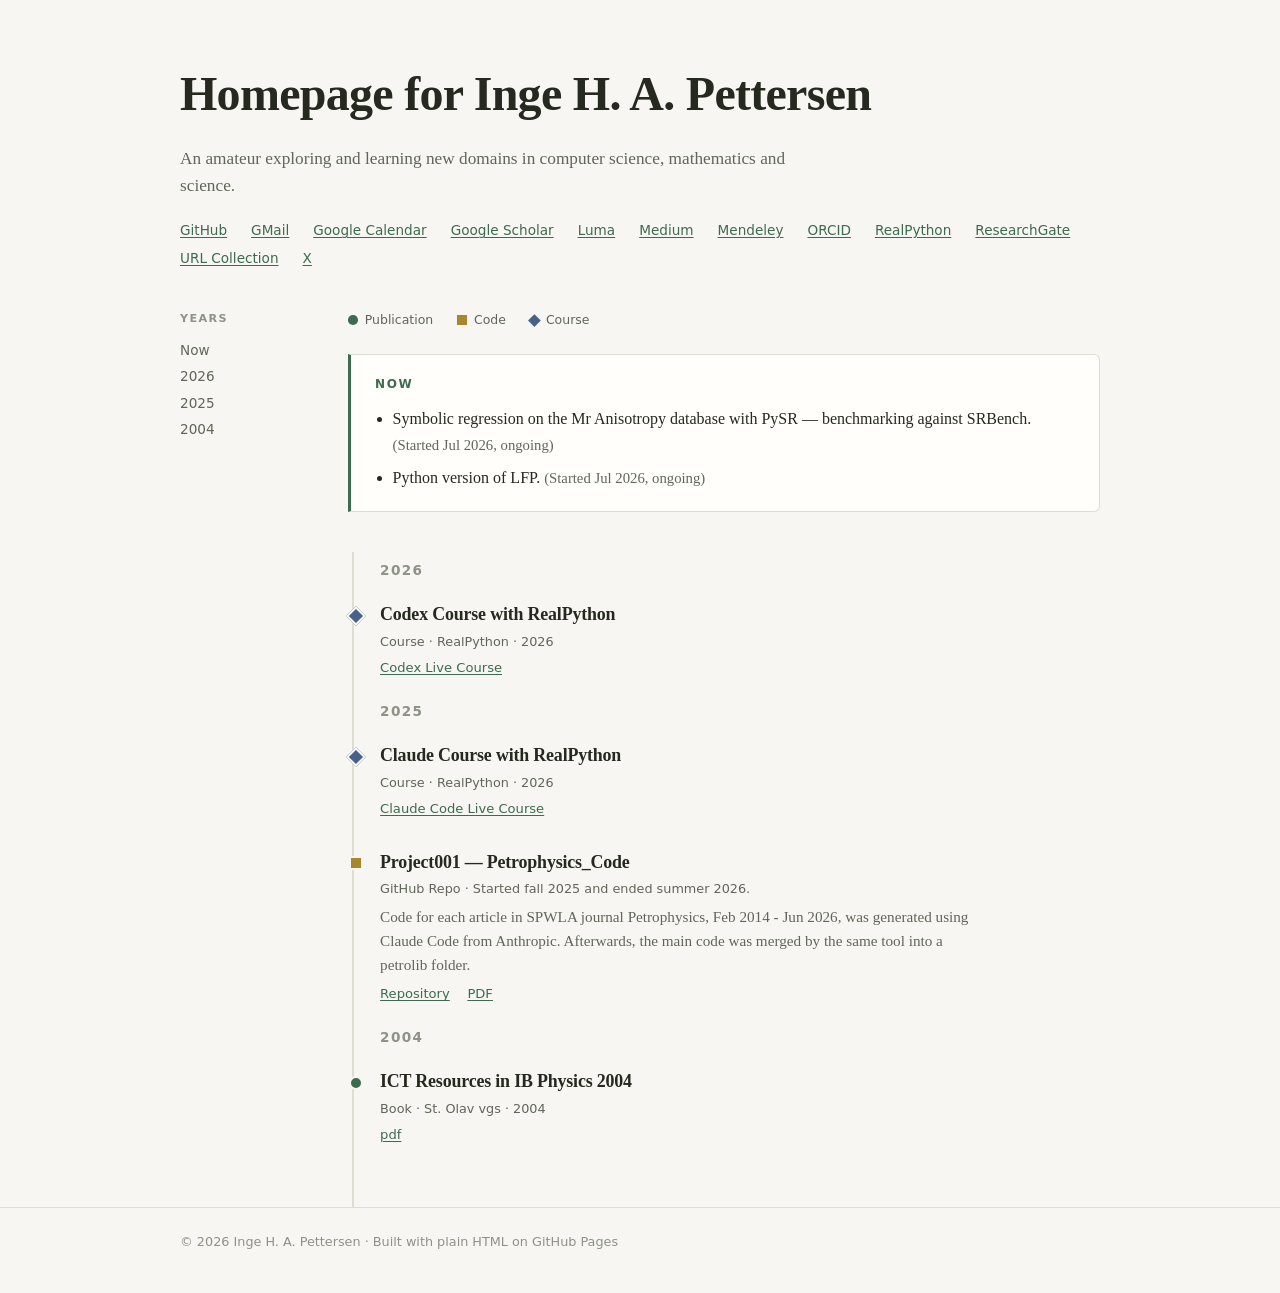
<file: index.html>
<!doctype html>
<html lang="en">
<head>
<meta charset="utf-8">
<meta name="viewport" content="width=device-width, initial-scale=1">
<title>Homepage of Inge H A Pettersen</title>
<meta name="description" content="Inge H. A. Pettersen — interpretable machine learning for materials: symbolic regression, magnetic anisotropy, and open-source research tooling.">
<link rel="stylesheet" href="assets/katex/katex.min.css">
<script defer src="assets/katex/katex.min.js"></script>
<script defer src="assets/katex/contrib/auto-render.min.js"
  onload="renderMathInElement(document.body, {delimiters: [
    {left: '$$', right: '$$', display: true},
    {left: '\\(', right: '\\)', display: false} 
  ]});"></script>
<style>
  :root {
    --bg: #f7f6f2;
    --surface: #fffefb;
    --ink: #26291f;
    --muted: #61665a;
    --faint: #8e9287;
    --line: #ddddd2;
    --accent: #3d6b4f;
    --accent-soft: #e3ecdf;
    --paper-dot: #3d6b4f;
    --soft-dot: #a8862c;
    --course-dot: #46628a;
    --serif: "Iowan Old Style", "Palatino Linotype", Palatino, "Book Antiqua", Georgia, serif;
    --sans: system-ui, -apple-system, "Segoe UI", Roboto, sans-serif;
    --mono: ui-monospace, "SF Mono", Menlo, Consolas, monospace;
  }
  @media (prefers-color-scheme: dark) {
    :root {
      --bg: #191b16;
      --surface: #21241d;
      --ink: #e8e8de;
      --muted: #a6aa9c;
      --faint: #7b7f72;
      --line: #35392f;
      --accent: #8fbf9f;
      --accent-soft: #26372c;
      --paper-dot: #8fbf9f;
      --soft-dot: #d4b25e;
      --course-dot: #8fa9c4;
    }
  }
  :root[data-theme="dark"] {
    --bg: #191b16;
    --surface: #21241d;
    --ink: #e8e8de;
    --muted: #a6aa9c;
    --faint: #7b7f72;
    --line: #35392f;
    --accent: #8fbf9f;
    --accent-soft: #26372c;
    --paper-dot: #8fbf9f;
    --soft-dot: #d4b25e;
    --course-dot: #8fa9c4;
  }
  :root[data-theme="light"] {
    --bg: #f7f6f2;
    --surface: #fffefb;
    --ink: #26291f;
    --muted: #61665a;
    --faint: #8e9287;
    --line: #ddddd2;
    --accent: #3d6b4f;
    --accent-soft: #e3ecdf;
    --paper-dot: #3d6b4f;
    --soft-dot: #a8862c;
    --course-dot: #46628a;
  }

  * { box-sizing: border-box; }
  html, body { margin: 0; padding: 0; }
  html { scroll-behavior: smooth; }
  @media (prefers-reduced-motion: reduce) { html { scroll-behavior: auto; } }
  body {
    background: var(--bg); color: var(--ink);
    font-family: var(--serif); line-height: 1.6;
    -webkit-font-smoothing: antialiased;
  }
  a { color: var(--accent); text-decoration-thickness: 1px; text-underline-offset: 2px; }
  a:focus-visible { outline: 2px solid var(--accent); outline-offset: 2px; }

  .wrap { max-width: 60rem; margin: 0 auto; padding: 0 1.25rem; }

  header.site { padding: 3.5rem 0 2.5rem; }
  header.site h1 {
    font-size: clamp(2.1rem, 5vw, 3rem); font-weight: 600;
    letter-spacing: -0.015em; margin: 0 0 0.75rem; text-wrap: balance;
  }
  .bio { font-size: 1.08rem; color: var(--muted); max-width: 40rem; margin: 0; }
  .idlinks {
    display: flex; flex-wrap: wrap; gap: 0.4rem 1.5rem;
    margin-top: 1.25rem; font-family: var(--sans); font-size: 0.85rem;
  }

  .layout { display: grid; grid-template-columns: 8rem 1fr; gap: 2.5rem; }
  @media (max-width: 44rem) { .layout { grid-template-columns: 1fr; gap: 0; } .yearnav { display: none; } }

  .yearnav { position: sticky; top: 1.5rem; align-self: start; padding-bottom: 3rem; }
  .yearnav p {
    font-family: var(--sans); font-size: 0.7rem; font-weight: 600;
    text-transform: uppercase; letter-spacing: 0.12em; color: var(--faint); margin: 0 0 0.6rem;
  }
  .yearnav a {
    display: block; font-family: var(--sans); font-size: 0.85rem;
    color: var(--muted); text-decoration: none; padding: 0.15rem 0;
    font-variant-numeric: tabular-nums;
  }
  .yearnav a:hover { color: var(--accent); }

  .legend {
    display: flex; gap: 1.5rem; font-family: var(--sans); font-size: 0.78rem;
    color: var(--muted); margin-bottom: 1.5rem;
  }
  .legend span { display: inline-flex; align-items: center; gap: 0.45rem; }
  .dot { width: 0.6rem; height: 0.6rem; border-radius: 50%; background: var(--paper-dot); display: inline-block; }
  .sq { width: 0.6rem; height: 0.6rem; background: var(--soft-dot); display: inline-block; }
  .di { width: 0.55rem; height: 0.55rem; background: var(--course-dot); display: inline-block; transform: rotate(45deg); }

  .now {
    background: var(--surface); border: 1px solid var(--line);
    border-left: 3px solid var(--accent); border-radius: 0 6px 6px 0;
    padding: 1.25rem 1.5rem; margin-bottom: 2.5rem;
  }
  .now h2 {
    font-family: var(--sans); font-size: 0.75rem; font-weight: 700;
    text-transform: uppercase; letter-spacing: 0.14em; color: var(--accent); margin: 0 0 0.75rem;
  }
  .now ul { margin: 0; padding-left: 1.1rem; }
  .now li { margin-bottom: 0.5rem; }
  .now li:last-child { margin-bottom: 0; }
  .now .note { color: var(--muted); font-size: 0.92rem; }

  .stream { border-left: 2px solid var(--line); margin-left: 0.28rem; padding-bottom: 3rem; }
  .yearblock { padding-top: 0.5rem; }
  .yearblock h2 {
    font-family: var(--sans); font-size: 0.85rem; font-weight: 700;
    letter-spacing: 0.1em; color: var(--faint); margin: 0 0 0.25rem;
    padding-left: 1.6rem; position: relative; font-variant-numeric: tabular-nums;
  }
  .entry { position: relative; padding: 0.9rem 0 0.9rem 1.6rem; }
  .entry::before {
    content: ""; position: absolute; left: -0.32rem; top: 1.45rem;
    width: 0.62rem; height: 0.62rem; background: var(--paper-dot);
    border-radius: 50%; border: 2px solid var(--bg);
  }
  .entry.software::before { border-radius: 0; background: var(--soft-dot); }
  .entry.course::before { border-radius: 0; background: var(--course-dot); transform: rotate(45deg); }
  .entry h3 { margin: 0 0 0.2rem; font-size: 1.12rem; font-weight: 600; letter-spacing: -0.01em; text-wrap: balance; }
  .entry .venue { font-family: var(--sans); font-size: 0.8rem; color: var(--muted); margin: 0 0 0.3rem; }
  .entry p.desc { margin: 0 0 0.35rem; color: var(--muted); font-size: 0.95rem; max-width: 38rem; }
  .entry .links { font-family: var(--sans); font-size: 0.82rem; display: flex; gap: 1.1rem; }
  .entry .formula { margin: 0.15rem 0 0.5rem; max-width: 38rem; overflow-x: auto; }
  .entry .formula .katex-display { margin: 0.4rem 0; }
  .entry code { font-family: var(--mono); font-size: 0.85em; }
  .entry .media { margin: 0.5rem 0 0.6rem; }
  .entry .media img {
    display: block; max-width: 100%; height: auto;
    border: 1px solid var(--line); border-radius: 6px; background: #f7f6f2;
  }

  footer.site {
    border-top: 1px solid var(--line); padding: 1.5rem 0 2.5rem;
    color: var(--faint); font-family: var(--sans); font-size: 0.8rem;
  }
</style>
</head>
<body>
<header class="site">
  <div class="wrap">
    <h1>Homepage for Inge H. A. Pettersen</h1>
    <p class="bio">An amateur exploring and learning new domains in computer science, mathematics and science.</p>
    <nav class="idlinks" aria-label="Profiles">
      <a href="https://github.com/ingehap">GitHub</a>
      <a href="mailto:ingehap@gmail.com">GMail</a>
      <a href="https://calendar.google.com/calendar/u/0/r">Google Calendar</a>
      <a href="https://scholar.google.com/citations?user=vgIisvYAAAAJ">Google Scholar</a>
      <a href="https://luma.com/home">Luma</a>
      <a href="https://medium.com/@ingehap_91675">Medium</a>
      <a href="https://www.mendeley.com/reference-manager/library/all-references/">Mendeley</a>
      <a href="https://orcid.org/0000-0003-1233-5521">ORCID</a>
      <a href="https://realpython.com/account/">RealPython</a>
      <a href="https://www.researchgate.net/profile/Inge-Pettersen">ResearchGate</a>
      <a href="https://ingehap.github.io/urls.html">URL Collection</a>
      <a href="https://x.com/home">X</a>
    </nav>
  </div>
</header>

<div class="wrap layout">
  <nav class="yearnav" aria-label="Jump to year">
    <p>Years</p>
    <a href="#now">Now</a>
    <a href="#y2026">2026</a>
    <a href="#y2025">2025</a>
    <a href="#y2004">2004</a>
  </nav>

  <main>
    <div class="legend" aria-hidden="true">
      <span><span class="dot"></span> Publication</span>
      <span><span class="sq"></span> Code</span>
      <span><span class="di"></span> Course</span>
    </div>

    <section class="now" id="now" aria-labelledby="now-h">
      <h2 id="now-h">Now</h2>
      <ul>
        <li>Symbolic regression on the Mr&nbsp;Anisotropy database with PySR — benchmarking against SRBench. <span class="note">(Started Jul 2026, ongoing)</span></li>
        <li>Python version of LFP. <span class="note">(Started Jul 2026, ongoing)</span></li>
      </ul>
    </section>

    <div class="stream">
      
      <section class="yearblock" id="y2026" aria-label="2026">
        <h2>2026</h2>
        <article class="entry course">
          <h3>Codex Course with RealPython</h3>
          <p class="venue">Course · RealPython · 2026</p>
          <div class="links"><a href="https://realpython.com/courses/codex-live-course/">Codex Live Course</a></div>
        </article>
      </section>

      <section class="yearblock" id="y2025" aria-label="2025">
        <h2>2025</h2>
        <article class="entry course">
          <h3>Claude Course with RealPython</h3>
          <p class="venue">Course · RealPython · 2026</p>
          <div class="links"><a href="https://realpython.com/courses/claude-code-live-course/">Claude Code Live Course</a></div>
        </article>
        <article class="entry software">
          <h3>Project001 — Petrophysics_Code</h3>
          <p class="venue">GitHub Repo · Started fall 2025 and ended summer 2026.</p>
          <p class="desc">Code for each article in SPWLA journal Petrophysics, Feb 2014 - Jun 2026, was generated using Claude Code from Anthropic. Afterwards, the main code was merged by the same tool into a petrolib folder.</p>
          <div class="links"><a href="https://github.com/ingehap/Petrophysics_Code">Repository</a><a href="https://github.com/ingehap/Petrophysics_Code/blob/main/doc/Petrophysics_Handbook.pdf">PDF</a></div>
        </article>
      </section>

      <section class="yearblock" id="y2004" aria-label="2004">
        <h2>2004</h2>
        <article class="entry publication">
          <h3>ICT Resources in IB Physics 2004</h3>
          <p class="venue">Book · St. Olav vgs · 2004</p>
          <div class="links"><a href="https://github.com/ingehap/ingehap.github.io/blob/main/books/ICT%20Resources%20in%20IB%20Physics%202004.pdf">pdf</a></div>
        </article>
      </section>
      
    </div>
  </main>
</div>

<footer class="site">
  <div class="wrap">© 2026 Inge H. A. Pettersen · Built with plain HTML on GitHub Pages</div>
</footer>
</body>
</html>
</file>
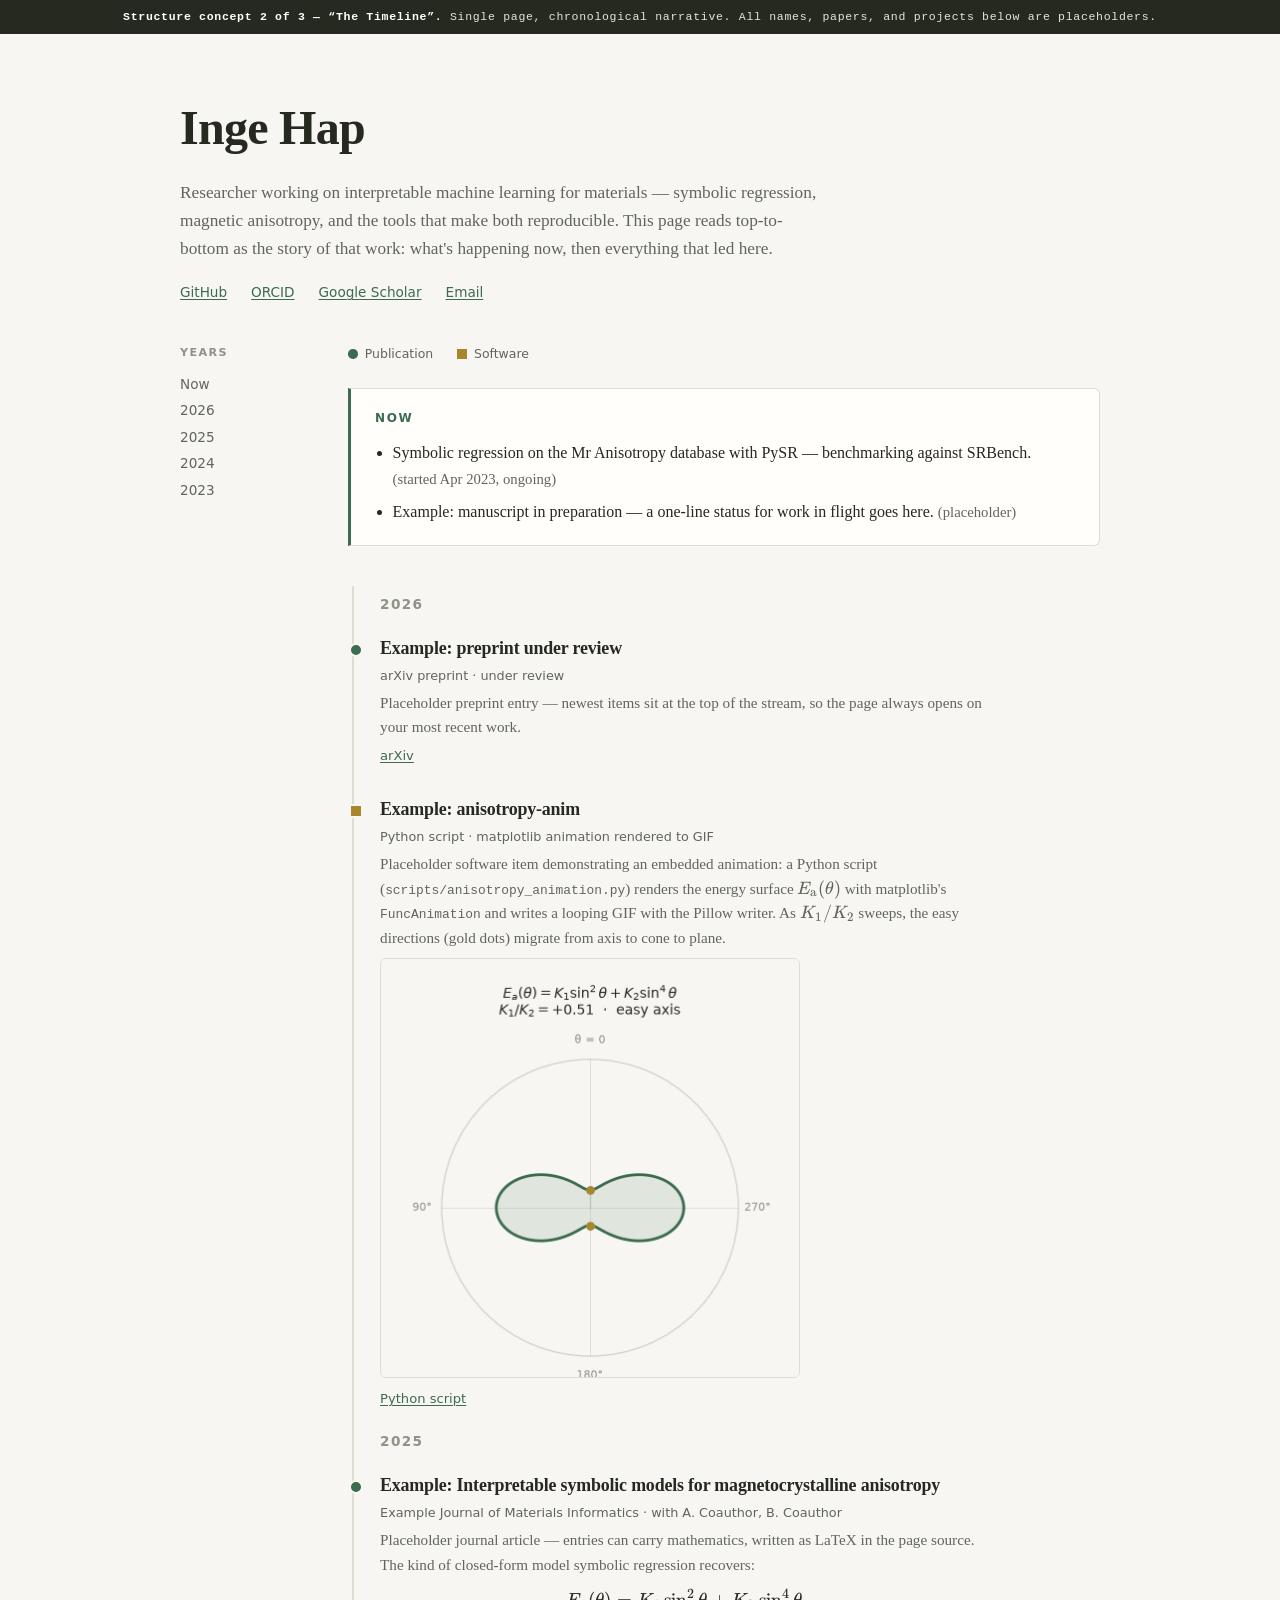
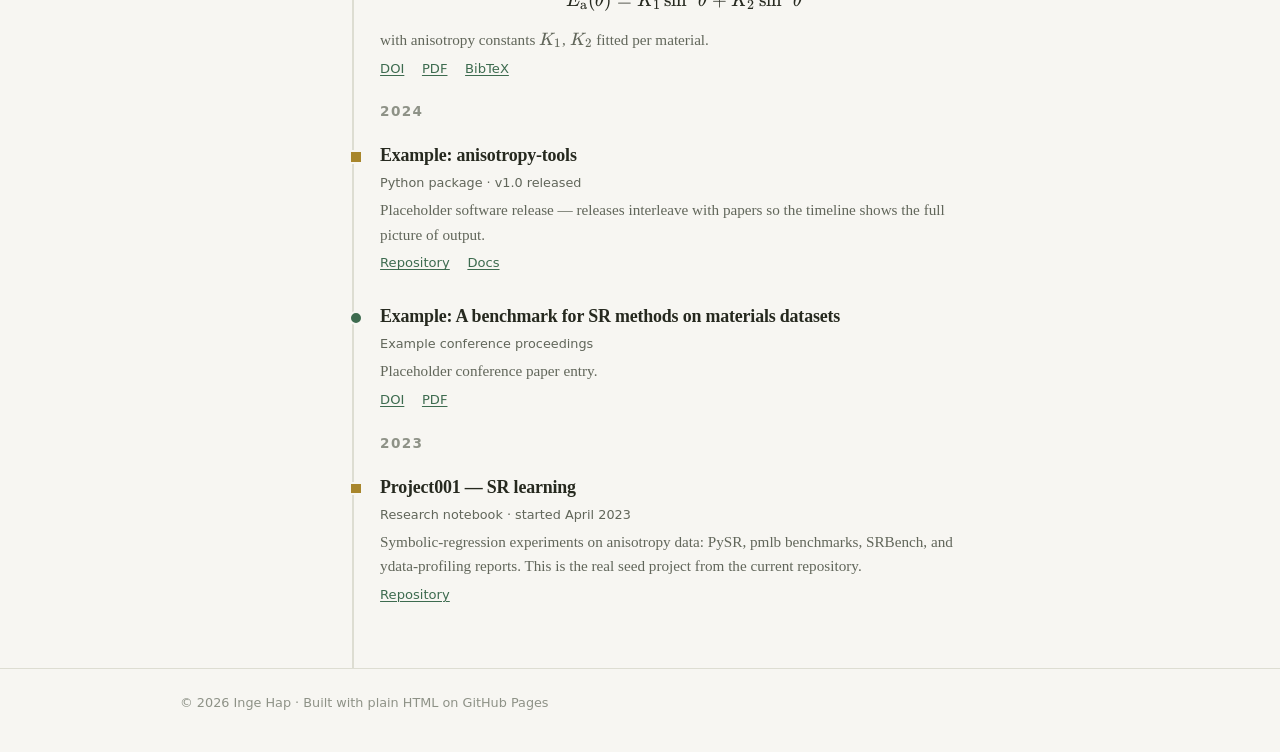
<file: concepts/structure-2-timeline/index.html>
<!doctype html>
<html lang="en">
<head>
<meta charset="utf-8">
<meta name="viewport" content="width=device-width, initial-scale=1">
<title>Concept 2 · The Timeline</title>
<link rel="stylesheet" href="../../assets/katex/katex.min.css">
<script defer src="../../assets/katex/katex.min.js"></script>
<script defer src="../../assets/katex/contrib/auto-render.min.js"
  onload="renderMathInElement(document.body, {delimiters: [
    {left: '$$', right: '$$', display: true},
    {left: '\\(', right: '\\)', display: false}
  ]});"></script>
<style>
  :root {
    --bg: #f7f6f2;
    --surface: #fffefb;
    --ink: #26291f;
    --muted: #61665a;
    --faint: #8e9287;
    --line: #ddddd2;
    --accent: #3d6b4f;
    --accent-soft: #e3ecdf;
    --paper-dot: #3d6b4f;
    --soft-dot: #a8862c;
    --notice-bg: #26291f;
    --notice-ink: #e6e6dc;
    --serif: "Iowan Old Style", "Palatino Linotype", Palatino, "Book Antiqua", Georgia, serif;
    --sans: system-ui, -apple-system, "Segoe UI", Roboto, sans-serif;
    --mono: ui-monospace, "SF Mono", Menlo, Consolas, monospace;
  }
  @media (prefers-color-scheme: dark) {
    :root {
      --bg: #191b16;
      --surface: #21241d;
      --ink: #e8e8de;
      --muted: #a6aa9c;
      --faint: #7b7f72;
      --line: #35392f;
      --accent: #8fbf9f;
      --accent-soft: #26372c;
      --paper-dot: #8fbf9f;
      --soft-dot: #d4b25e;
      --notice-bg: #0f110d;
      --notice-ink: #b9bcae;
    }
  }
  :root[data-theme="dark"] {
    --bg: #191b16;
    --surface: #21241d;
    --ink: #e8e8de;
    --muted: #a6aa9c;
    --faint: #7b7f72;
    --line: #35392f;
    --accent: #8fbf9f;
    --accent-soft: #26372c;
    --paper-dot: #8fbf9f;
    --soft-dot: #d4b25e;
    --notice-bg: #0f110d;
    --notice-ink: #b9bcae;
  }
  :root[data-theme="light"] {
    --bg: #f7f6f2;
    --surface: #fffefb;
    --ink: #26291f;
    --muted: #61665a;
    --faint: #8e9287;
    --line: #ddddd2;
    --accent: #3d6b4f;
    --accent-soft: #e3ecdf;
    --paper-dot: #3d6b4f;
    --soft-dot: #a8862c;
    --notice-bg: #26291f;
    --notice-ink: #e6e6dc;
  }

  * { box-sizing: border-box; }
  html, body { margin: 0; padding: 0; }
  html { scroll-behavior: smooth; }
  @media (prefers-reduced-motion: reduce) { html { scroll-behavior: auto; } }
  body {
    background: var(--bg); color: var(--ink);
    font-family: var(--serif); line-height: 1.6;
    -webkit-font-smoothing: antialiased;
  }
  a { color: var(--accent); text-decoration-thickness: 1px; text-underline-offset: 2px; }
  a:focus-visible { outline: 2px solid var(--accent); outline-offset: 2px; }

  .notice {
    background: var(--notice-bg); color: var(--notice-ink);
    font-family: var(--mono); font-size: 0.72rem; letter-spacing: 0.06em;
    text-align: center; padding: 0.5rem 1rem;
  }
  .notice strong { color: #fff; font-weight: 600; }

  .wrap { max-width: 60rem; margin: 0 auto; padding: 0 1.25rem; }

  header.site { padding: 3.5rem 0 2.5rem; }
  header.site h1 {
    font-size: clamp(2.1rem, 5vw, 3rem); font-weight: 600;
    letter-spacing: -0.015em; margin: 0 0 0.75rem; text-wrap: balance;
  }
  .bio { font-size: 1.08rem; color: var(--muted); max-width: 40rem; margin: 0; }
  .idlinks {
    display: flex; flex-wrap: wrap; gap: 0.4rem 1.5rem;
    margin-top: 1.25rem; font-family: var(--sans); font-size: 0.85rem;
  }

  .layout { display: grid; grid-template-columns: 8rem 1fr; gap: 2.5rem; }
  @media (max-width: 44rem) { .layout { grid-template-columns: 1fr; gap: 0; } .yearnav { display: none; } }

  .yearnav { position: sticky; top: 1.5rem; align-self: start; padding-bottom: 3rem; }
  .yearnav p {
    font-family: var(--sans); font-size: 0.7rem; font-weight: 600;
    text-transform: uppercase; letter-spacing: 0.12em; color: var(--faint); margin: 0 0 0.6rem;
  }
  .yearnav a {
    display: block; font-family: var(--sans); font-size: 0.85rem;
    color: var(--muted); text-decoration: none; padding: 0.15rem 0;
    font-variant-numeric: tabular-nums;
  }
  .yearnav a:hover { color: var(--accent); }

  .legend {
    display: flex; gap: 1.5rem; font-family: var(--sans); font-size: 0.78rem;
    color: var(--muted); margin-bottom: 1.5rem;
  }
  .legend span { display: inline-flex; align-items: center; gap: 0.45rem; }
  .dot { width: 0.6rem; height: 0.6rem; border-radius: 50%; background: var(--paper-dot); display: inline-block; }
  .sq { width: 0.6rem; height: 0.6rem; background: var(--soft-dot); display: inline-block; }

  .now {
    background: var(--surface); border: 1px solid var(--line);
    border-left: 3px solid var(--accent); border-radius: 0 6px 6px 0;
    padding: 1.25rem 1.5rem; margin-bottom: 2.5rem;
  }
  .now h2 {
    font-family: var(--sans); font-size: 0.75rem; font-weight: 700;
    text-transform: uppercase; letter-spacing: 0.14em; color: var(--accent); margin: 0 0 0.75rem;
  }
  .now ul { margin: 0; padding-left: 1.1rem; }
  .now li { margin-bottom: 0.5rem; }
  .now li:last-child { margin-bottom: 0; }
  .now .note { color: var(--muted); font-size: 0.92rem; }

  .stream { border-left: 2px solid var(--line); margin-left: 0.28rem; padding-bottom: 3rem; }
  .yearblock { padding-top: 0.5rem; }
  .yearblock h2 {
    font-family: var(--sans); font-size: 0.85rem; font-weight: 700;
    letter-spacing: 0.1em; color: var(--faint); margin: 0 0 0.25rem;
    padding-left: 1.6rem; position: relative; font-variant-numeric: tabular-nums;
  }
  .entry { position: relative; padding: 0.9rem 0 0.9rem 1.6rem; }
  .entry::before {
    content: ""; position: absolute; left: -0.32rem; top: 1.45rem;
    width: 0.62rem; height: 0.62rem; background: var(--paper-dot);
    border-radius: 50%; border: 2px solid var(--bg);
  }
  .entry.software::before { border-radius: 0; background: var(--soft-dot); }
  .entry h3 { margin: 0 0 0.2rem; font-size: 1.12rem; font-weight: 600; letter-spacing: -0.01em; text-wrap: balance; }
  .entry .venue { font-family: var(--sans); font-size: 0.8rem; color: var(--muted); margin: 0 0 0.3rem; }
  .entry p.desc { margin: 0 0 0.35rem; color: var(--muted); font-size: 0.95rem; max-width: 38rem; }
  .entry .links { font-family: var(--sans); font-size: 0.82rem; display: flex; gap: 1.1rem; }
  .entry .formula { margin: 0.15rem 0 0.5rem; max-width: 38rem; overflow-x: auto; }
  .entry .formula .katex-display { margin: 0.4rem 0; }
  .entry code { font-family: var(--mono); font-size: 0.85em; }
  .entry .media { margin: 0.5rem 0 0.6rem; }
  .entry .media img {
    display: block; max-width: 100%; height: auto;
    border: 1px solid var(--line); border-radius: 6px; background: #f7f6f2;
  }

  footer.site {
    border-top: 1px solid var(--line); padding: 1.5rem 0 2.5rem;
    color: var(--faint); font-family: var(--sans); font-size: 0.8rem;
  }
</style>
</head>
<body>
<div class="notice"><strong>Structure concept 2 of 3 — “The Timeline”.</strong> Single page, chronological narrative. All names, papers, and projects below are placeholders.</div>

<header class="site">
  <div class="wrap">
    <h1>Inge Hap</h1>
    <p class="bio">Researcher working on interpretable machine learning for materials — symbolic regression, magnetic anisotropy, and the tools that make both reproducible. This page reads top-to-bottom as the story of that work: what's happening now, then everything that led here.</p>
    <nav class="idlinks" aria-label="Profiles">
      <a href="https://github.com/ingehap">GitHub</a>
      <a href="#">ORCID</a>
      <a href="#">Google Scholar</a>
      <a href="mailto:ingehap@gmail.com">Email</a>
    </nav>
  </div>
</header>

<div class="wrap layout">
  <nav class="yearnav" aria-label="Jump to year">
    <p>Years</p>
    <a href="#now">Now</a>
    <a href="#y2026">2026</a>
    <a href="#y2025">2025</a>
    <a href="#y2024">2024</a>
    <a href="#y2023">2023</a>
  </nav>

  <main>
    <div class="legend" aria-hidden="true">
      <span><span class="dot"></span> Publication</span>
      <span><span class="sq"></span> Software</span>
    </div>

    <section class="now" id="now" aria-labelledby="now-h">
      <h2 id="now-h">Now</h2>
      <ul>
        <li>Symbolic regression on the Mr&nbsp;Anisotropy database with PySR — benchmarking against SRBench. <span class="note">(started Apr 2023, ongoing)</span></li>
        <li>Example: manuscript in preparation — a one-line status for work in flight goes here. <span class="note">(placeholder)</span></li>
      </ul>
    </section>

    <div class="stream">
      <section class="yearblock" id="y2026" aria-label="2026">
        <h2>2026</h2>
        <article class="entry paper">
          <h3>Example: preprint under review</h3>
          <p class="venue">arXiv preprint · under review</p>
          <p class="desc">Placeholder preprint entry — newest items sit at the top of the stream, so the page always opens on your most recent work.</p>
          <div class="links"><a href="#">arXiv</a></div>
        </article>
        <article class="entry software">
          <h3>Example: anisotropy-anim</h3>
          <p class="venue">Python script · matplotlib animation rendered to GIF</p>
          <p class="desc">Placeholder software item demonstrating an embedded animation: a Python script (<code>scripts/anisotropy_animation.py</code>) renders the energy surface \(E_{\mathrm{a}}(\theta)\) with matplotlib's <code>FuncAnimation</code> and writes a looping GIF with the Pillow writer. As \(K_1/K_2\) sweeps, the easy directions (gold dots) migrate from axis to cone to plane.</p>
          <figure class="media">
            <img src="../../assets/anim/anisotropy-energy.gif" width="420" height="420" loading="lazy" alt="Animated polar plot of the uniaxial anisotropy energy surface; gold markers show the easy directions moving between the easy-axis, easy-cone and easy-plane regimes as K1/K2 sweeps">
          </figure>
          <div class="links"><a href="https://github.com/ingehap/ingehap.github.io/blob/main/scripts/anisotropy_animation.py">Python script</a></div>
        </article>
      </section>

      <section class="yearblock" id="y2025" aria-label="2025">
        <h2>2025</h2>
        <article class="entry paper">
          <h3>Example: Interpretable symbolic models for magnetocrystalline anisotropy</h3>
          <p class="venue">Example Journal of Materials Informatics · with A. Coauthor, B. Coauthor</p>
          <p class="desc">Placeholder journal article — entries can carry mathematics, written as LaTeX in the page source. The kind of closed-form model symbolic regression recovers:</p>
          <div class="formula">$$E_{\mathrm{a}}(\theta) = K_1 \sin^2\theta + K_2 \sin^4\theta$$</div>
          <p class="desc">with anisotropy constants \(K_1\), \(K_2\) fitted per material.</p>
          <div class="links"><a href="#">DOI</a><a href="#">PDF</a><a href="#">BibTeX</a></div>
        </article>
      </section>

      <section class="yearblock" id="y2024" aria-label="2024">
        <h2>2024</h2>
        <article class="entry software">
          <h3>Example: anisotropy-tools</h3>
          <p class="venue">Python package · v1.0 released</p>
          <p class="desc">Placeholder software release — releases interleave with papers so the timeline shows the full picture of output.</p>
          <div class="links"><a href="#">Repository</a><a href="#">Docs</a></div>
        </article>
        <article class="entry paper">
          <h3>Example: A benchmark for SR methods on materials datasets</h3>
          <p class="venue">Example conference proceedings</p>
          <p class="desc">Placeholder conference paper entry.</p>
          <div class="links"><a href="#">DOI</a><a href="#">PDF</a></div>
        </article>
      </section>

      <section class="yearblock" id="y2023" aria-label="2023">
        <h2>2023</h2>
        <article class="entry software">
          <h3>Project001 — SR learning</h3>
          <p class="venue">Research notebook · started April 2023</p>
          <p class="desc">Symbolic-regression experiments on anisotropy data: PySR, pmlb benchmarks, SRBench, and ydata-profiling reports. This is the real seed project from the current repository.</p>
          <div class="links"><a href="https://github.com/ingehap/ingehap.github.io">Repository</a></div>
        </article>
      </section>
    </div>
  </main>
</div>

<footer class="site">
  <div class="wrap">© 2026 Inge Hap · Built with plain HTML on GitHub Pages</div>
</footer>
</body>
</html>
</file>
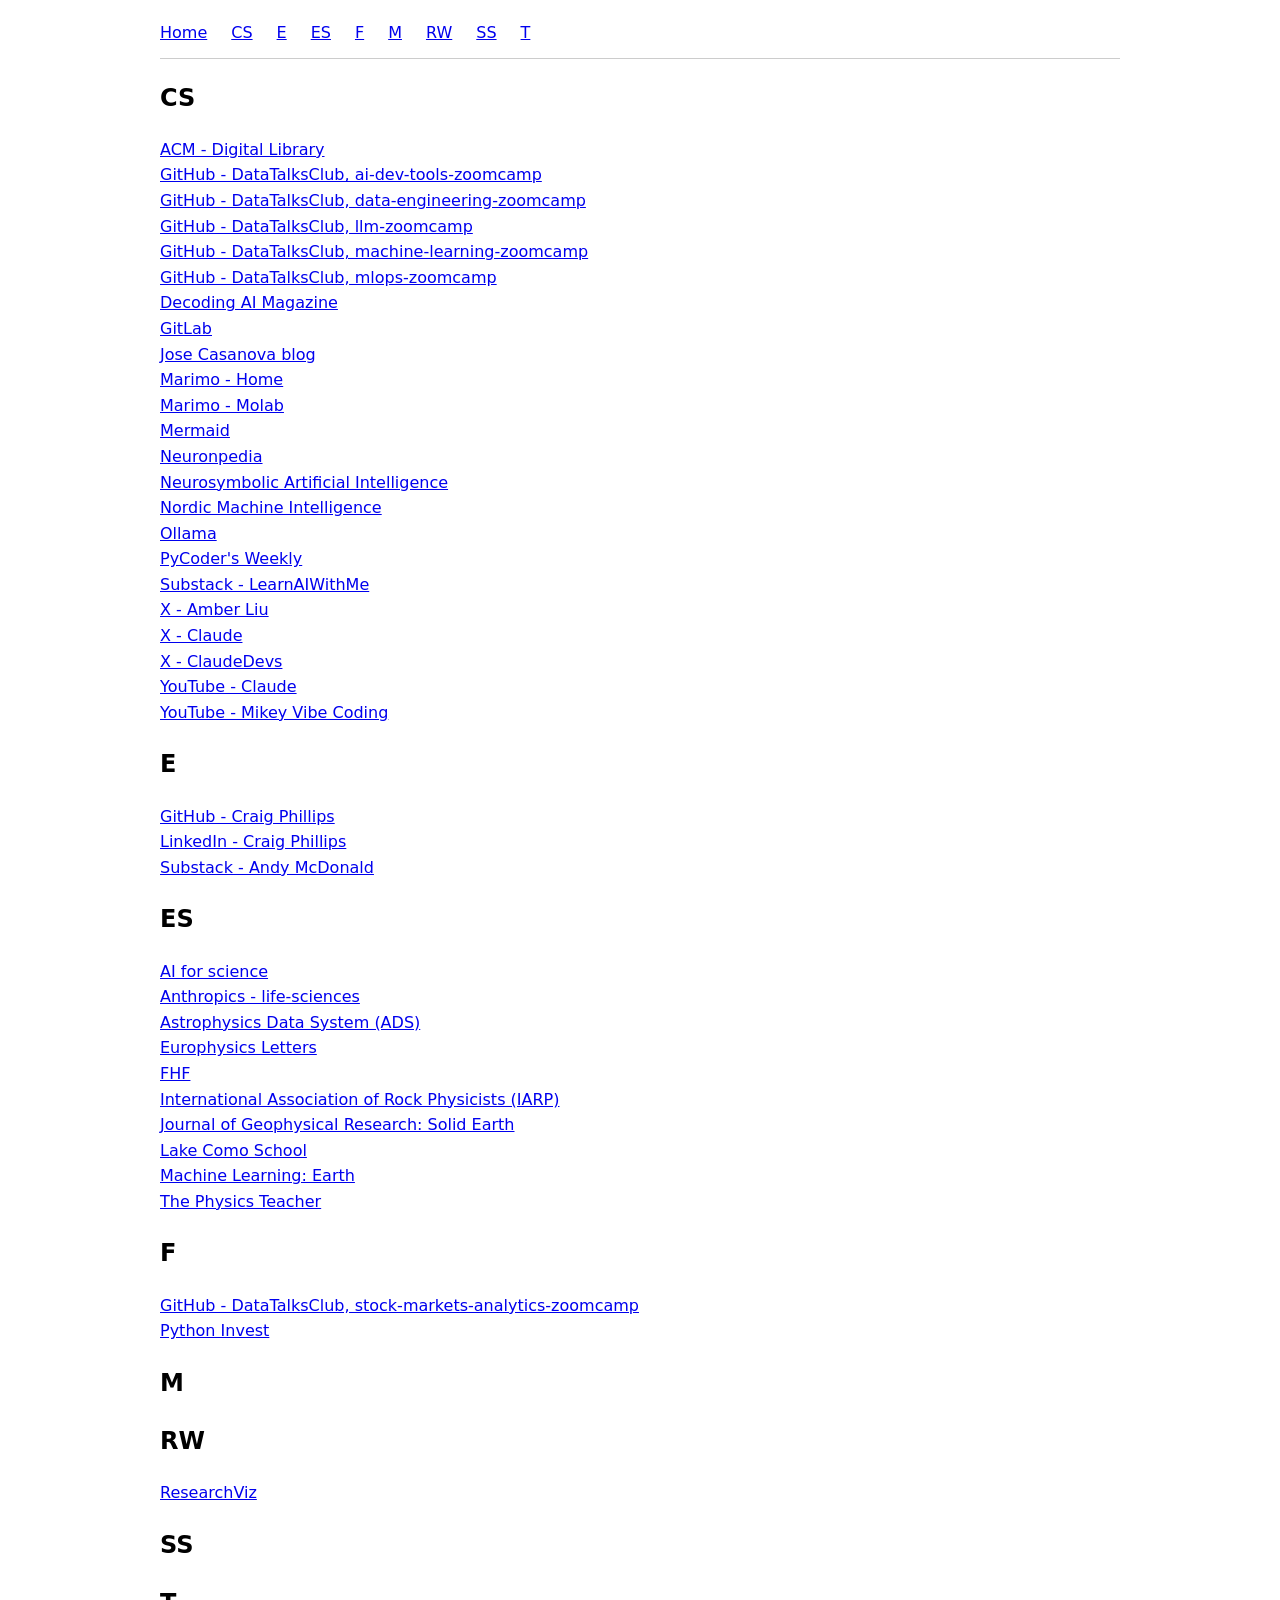
<file: urls.html>
<!doctype html>
<html lang="en">
<head>
<meta charset="utf-8">
<meta name="viewport" content="width=device-width, initial-scale=1">
<title>URLs</title>
<style>
  body { font-family: system-ui, -apple-system, "Segoe UI", Roboto, sans-serif; line-height: 1.6; max-width: 60rem; margin: 0 auto; padding: 1.25rem; }
  nav.toc { display: flex; gap: 1.5rem; border-bottom: 1px solid #ccc; padding-bottom: 0.75rem; }
</style>
</head>
<body>
<nav class="toc" aria-label="Sections">
  <a href="https://ingehap.github.io/">Home</a>
  <a href="#CS">CS</a>
  <a href="#E">E</a>
  <a href="#ES">ES</a>
  <a href="#F">F</a>
  <a href="#M">M</a>
  <a href="#RW">RW</a>
  <a href="#SS">SS</a>
  <a href="#T">T</a>
</nav>

<h2 id="CS">CS</h2>
<a href="https://dl.acm.org/">ACM - Digital Library</a><br>
<a href="https://github.com/DataTalksClub/ai-dev-tools-zoomcamp">GitHub - DataTalksClub, ai-dev-tools-zoomcamp</a><br>
<a href="https://github.com/DataTalksClub/data-engineering-zoomcamp">GitHub - DataTalksClub, data-engineering-zoomcamp</a><br>
<a href="https://github.com/DataTalksClub/llm-zoomcamp">GitHub - DataTalksClub, llm-zoomcamp</a><br>
<a href="https://github.com/DataTalksClub/machine-learning-zoomcamp">GitHub - DataTalksClub, machine-learning-zoomcamp</a><br>
<a href="https://github.com/DataTalksClub/mlops-zoomcamp">GitHub - DataTalksClub, mlops-zoomcamp</a><br>
<a href="https://www.decodingai.com/">Decoding AI Magazine</a><br>
<a href="https://about.gitlab.com/">GitLab</a><br>
<a href="https://www.josecasanova.com/blog">Jose Casanova blog</a><br>
<a href="https://marimo.io/">Marimo - Home</a><br>
<a href="https://molab.marimo.io/notebooks">Marimo - Molab</a><br>
<a href="https://mermaid.ai">Mermaid</a><br>
<a href="https://www.neuronpedia.org/">Neuronpedia</a><br>
<a href="https://journals.sagepub.com/home/NAI">Neurosymbolic Artificial Intelligence</a><br>
<a href="https://journals.uio.no/NMI/issue/archive">Nordic Machine Intelligence</a><br>
<a href="https://ollama.com/">Ollama</a><br>
<a href="https://pycoders.com/issues">PyCoder's Weekly</a><br>
<a href="https://www.learnwithmeai.com/">Substack - LearnAIWithMe</a><br>
<a href="https://x.com/JIACHENLIU8">X - Amber Liu</a><br>
<a href="https://x.com/claudeai">X - Claude</a><br>
<a href="https://x.com/ClaudeDevs">X - ClaudeDevs</a><br>
<a href="https://www.youtube.com/@claude">YouTube - Claude</a><br>
<a href="https://www.youtube.com/@mikeyvibecoding">YouTube - Mikey Vibe Coding</a><br>
  
<h2 id="E">E</h2>
<a href="https://github.com/Philliec459">GitHub - Craig Phillips</a><br>
<a href="https://www.linkedin.com/in/craig-phillips-597ba11b/">LinkedIn - Craig Phillips</a><br>
<a href="https://andymcdonaldgeo.substack.com/archive">Substack - Andy McDonald</a><br>
  
<h2 id="ES">ES</h2>
<a href="https://iopscience.iop.org/journal/3050-287X">AI for science</a><br>
<a href="https://github.com/anthropics/life-sciences">Anthropics - life-sciences</a><br>
<a href="https://ui.adsabs.harvard.edu/">Astrophysics Data System (ADS)</a><br>
<a href="https://iopscience.iop.org/journal/0295-5075">Europhysics Letters</a><br>
<a href="https://www.fhf.no/">FHF</a><br>
<a href="https://www.rockphysicists.org/">International Association of Rock Physicists (IARP)</a><br>     
<a href="https://agupubs.onlinelibrary.wiley.com/loi/21699356">Journal of Geophysical Research: Solid Earth</a><br>
<a href="https://iprg.lakecomoschool.org/">Lake Como School</a><br>
<a href="https://iopscience.iop.org/journal/3049-4753">Machine Learning: Earth</a><br>
<a href="https://pubs.aip.org/aapt/pte/issue/browse-by-year">The Physics Teacher</a><br>

<h2 id="F">F</h2>
<a href="https://github.com/DataTalksClub/stock-markets-analytics-zoomcamp">GitHub - DataTalksClub, stock-markets-analytics-zoomcamp</a><br>
<a href="https://pythoninvest.com/">Python Invest</a><br>

<h2 id="M">M</h2>

<h2 id="RW">RW</h2>
<a href="https://www.researchviz.io/">ResearchViz</a><br>

<h2 id="SS">SS</h2>

<h2 id="T">T</h2>

</body>
</html>
</file>
